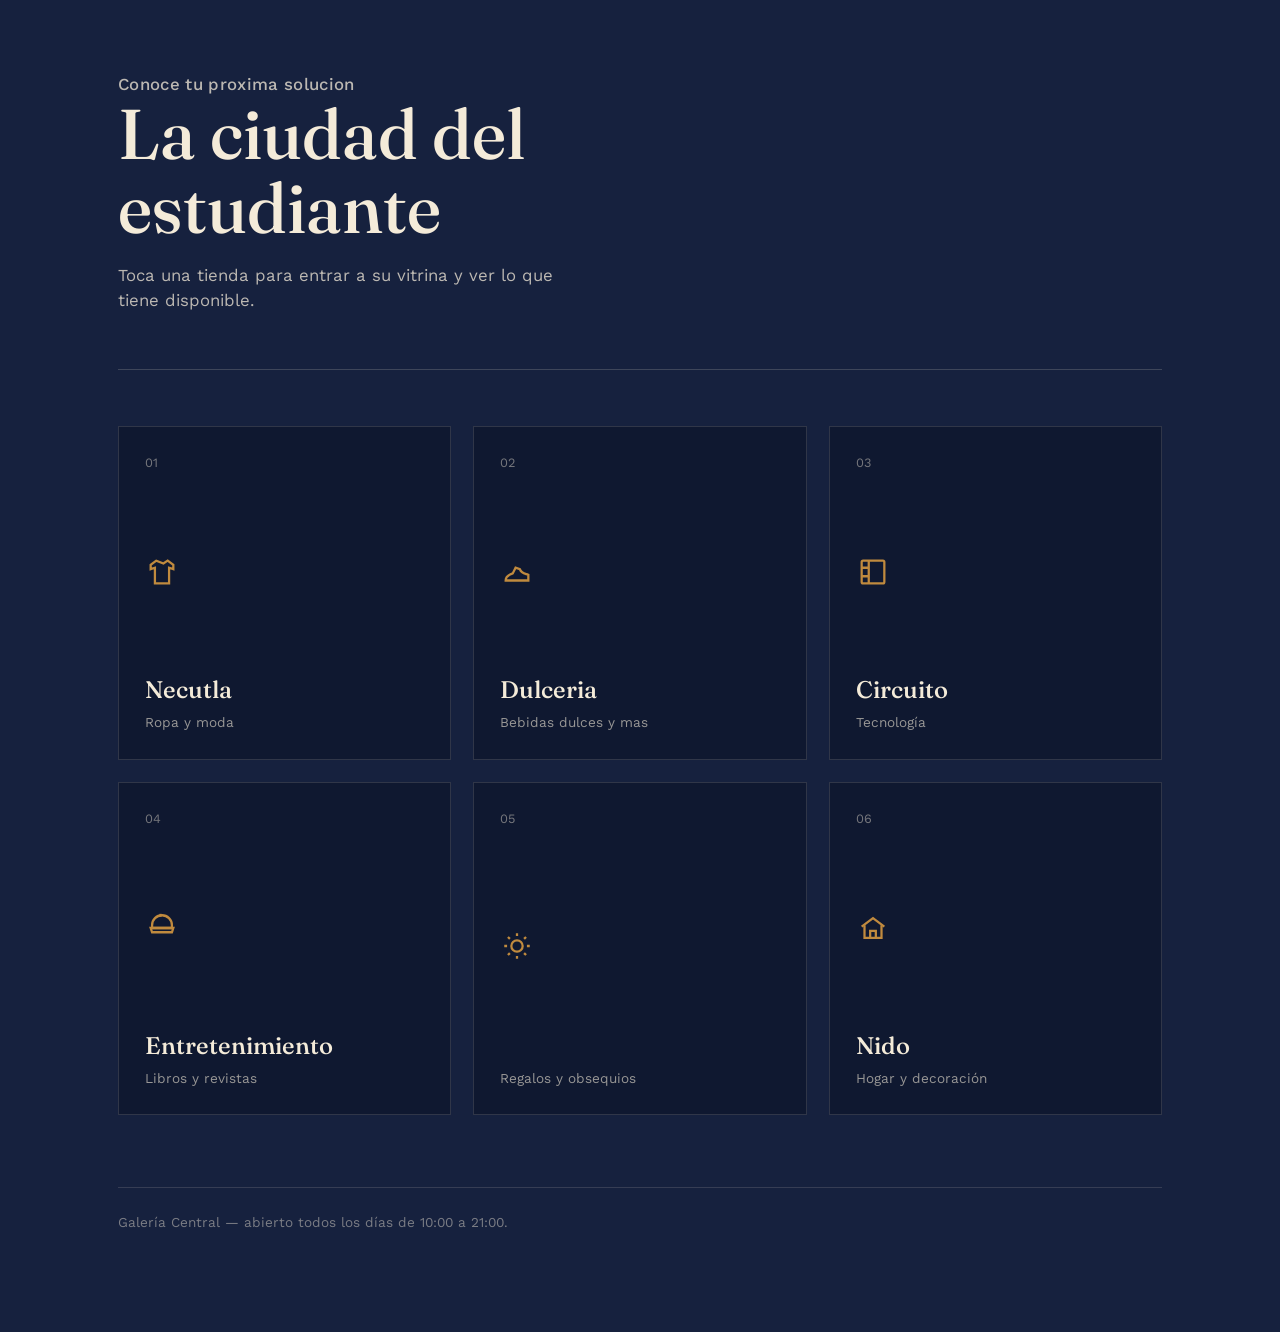
<file: centro_comercial/index.html>
<!DOCTYPE html>
<html lang="es">
<head>
<meta charset="UTF-8">
<meta name="viewport" content="width=device-width, initial-scale=1.0">
<title>Galería Central — Directorio</title>
<link rel="stylesheet" href="style.css">
<style>
  .wrap{
    max-width: 1100px;
    margin: 0 auto;
    padding: 72px 28px 100px;
  }
  header.hero{
    padding-bottom: 56px;
    border-bottom: 1px solid rgba(244,235,217,0.18);
    margin-bottom: 56px;
  }
  .kicker{
    font-family: 'Work Sans', sans-serif;
    font-weight: 500;
    letter-spacing: 0.02em;
    color: var(--brass);
    font-size: 0.95rem;
    margin: 0 0 14px;
  }
  h1.display{
    font-size: clamp(2.6rem, 6vw, 4.4rem);
    font-weight: 500;
    margin: 0 0 18px;
    line-height: 1.05;
    max-width: 14ch;
  }
  .hero p{
    max-width: 46ch;
    color: rgba(244,235,217,0.75);
    font-size: 1.05rem;
    margin: 0;
  }
  .grid{
    display: grid;
    grid-template-columns: repeat(3, 1fr);
    gap: 22px;
  }
  @media (max-width: 820px){
    .grid{ grid-template-columns: repeat(2, 1fr); }
  }
  @media (max-width: 540px){
    .grid{ grid-template-columns: 1fr; }
  }
  .tile{
    position: relative;
    aspect-ratio: 1 / 1;
    display: flex;
    flex-direction: column;
    justify-content: space-between;
    padding: 26px;
    background: var(--indigo-deep);
    border: 1px solid rgba(244,235,217,0.14);
    text-decoration: none;
    color: var(--parchment);
    transition: transform 0.18s ease, border-color 0.18s ease, background 0.18s ease;
  }
  .tile:hover, .tile:focus-visible{
    transform: translateY(-4px);
    border-color: var(--brass);
    background: #1B2A4A;
  }
  .tile .num{
    font-family: 'Work Sans', sans-serif;
    font-size: 0.8rem;
    color: rgba(244,235,217,0.45);
  }
  .tile svg{
    width: 34px;
    height: 34px;
    stroke: var(--brass);
  }
  .tile .name{
    font-family: 'Fraunces', serif;
    font-size: 1.5rem;
    font-weight: 500;
    margin: 0 0 4px;
  }
  .tile .cat{
    font-size: 0.85rem;
    color: rgba(244,235,217,0.6);
    margin: 0;
  }
  footer{
    margin-top: 72px;
    padding-top: 24px;
    border-top: 1px solid rgba(244,235,217,0.14);
    font-size: 0.85rem;
    color: rgba(244,235,217,0.45);
  }
</style>
</head>
<body>
  <div class="wrap">
    <header class="hero">
      <p class="kicker">Conoce tu proxima solucion </p>
      <h1 class="display">La ciudad del estudiante</h1>
      <p>Toca una tienda para entrar a su vitrina y ver lo que tiene disponible.</p>
    </header>

    <nav class="grid" aria-label="Tiendas del centro comercial">

      <a class="tile" href="tienda-vestir-urbano/index.html">
        <div class="num">01</div>
        <svg viewBox="0 0 24 24" fill="none" stroke-width="1.6"><path d="M8 4l-4 3v3l3-1v11h10V9l3 1V7l-4-3-3 2-5-2z"/></svg>
        <div>
          <p class="name">Necutla</p>
          <p class="cat">Ropa y moda</p>
        </div>
      </a>

      <a class="tile" href="tienda-paso-firme/index.html">
        <div class="num">02</div>
        <svg viewBox="0 0 24 24" fill="none" stroke-width="1.6"><path d="M4 18c0-3 2-4 5-5l2-4 3 1c1 3 3 3 6 4v4H4z"/></svg>
        <div>
          <p class="name">Dulceria</p>
          <p class="cat">Bebidas dulces y mas</p>
        </div>
      </a>

      <a class="tile" href="tienda-circuito/index.html">
        <div class="num">03</div>
        <svg viewBox="0 0 24 24" fill="none" stroke-width="1.6"><rect x="4" y="4" width="16" height="16" rx="1"/><path d="M9 4v16M4 9h5M4 15h5"/></svg>
        <div>
          <p class="name">Circuito</p>
          <p class="cat">Tecnología</p>
        </div>
      </a>

      <a class="tile" href="tienda-sazon/index.html">
        <div class="num">04</div>
        <svg viewBox="0 0 24 24" fill="none" stroke-width="1.6"><path d="M5 10a7 7 0 0114 0v2H5v-2z"/><path d="M4 12h16l-1 3H5l-1-3z"/><path d="M11 4V2"/></svg>
        <div>
          <p class="name">Entretenimiento</p>
          <p class="cat">Libros y revistas</p>
        </div>
      </a>

      <a class="tile" href="tienda-lumina/index.html">
        <div class="num">05</div>
        <svg viewBox="0 0 24 24" fill="none" stroke-width="1.6"><circle cx="12" cy="12" r="4"/><path d="M12 3v2M12 19v2M3 12h2M19 12h2M5.6 5.6l1.4 1.4M17 17l1.4 1.4M5.6 18.4L7 17M17 7l1.4-1.4"/></svg>
        <div>
          <p class="name"></p>
          <p class="cat">Regalos y obsequios</p>
        </div>
      </a>

      <a class="tile" href="tienda-nido/index.html">
        <div class="num">06</div>
        <svg viewBox="0 0 24 24" fill="none" stroke-width="1.6"><path d="M4 11l8-6 8 6"/><path d="M6 10v9h12v-9"/><path d="M10 19v-5h4v5"/></svg>
        <div>
          <p class="name">Nido</p>
          <p class="cat">Hogar y decoración</p>
        </div>
      </a>

    </nav>

    <footer>Galería Central — abierto todos los días de 10:00 a 21:00.</footer>
  </div>
</body>
</html>
</file>
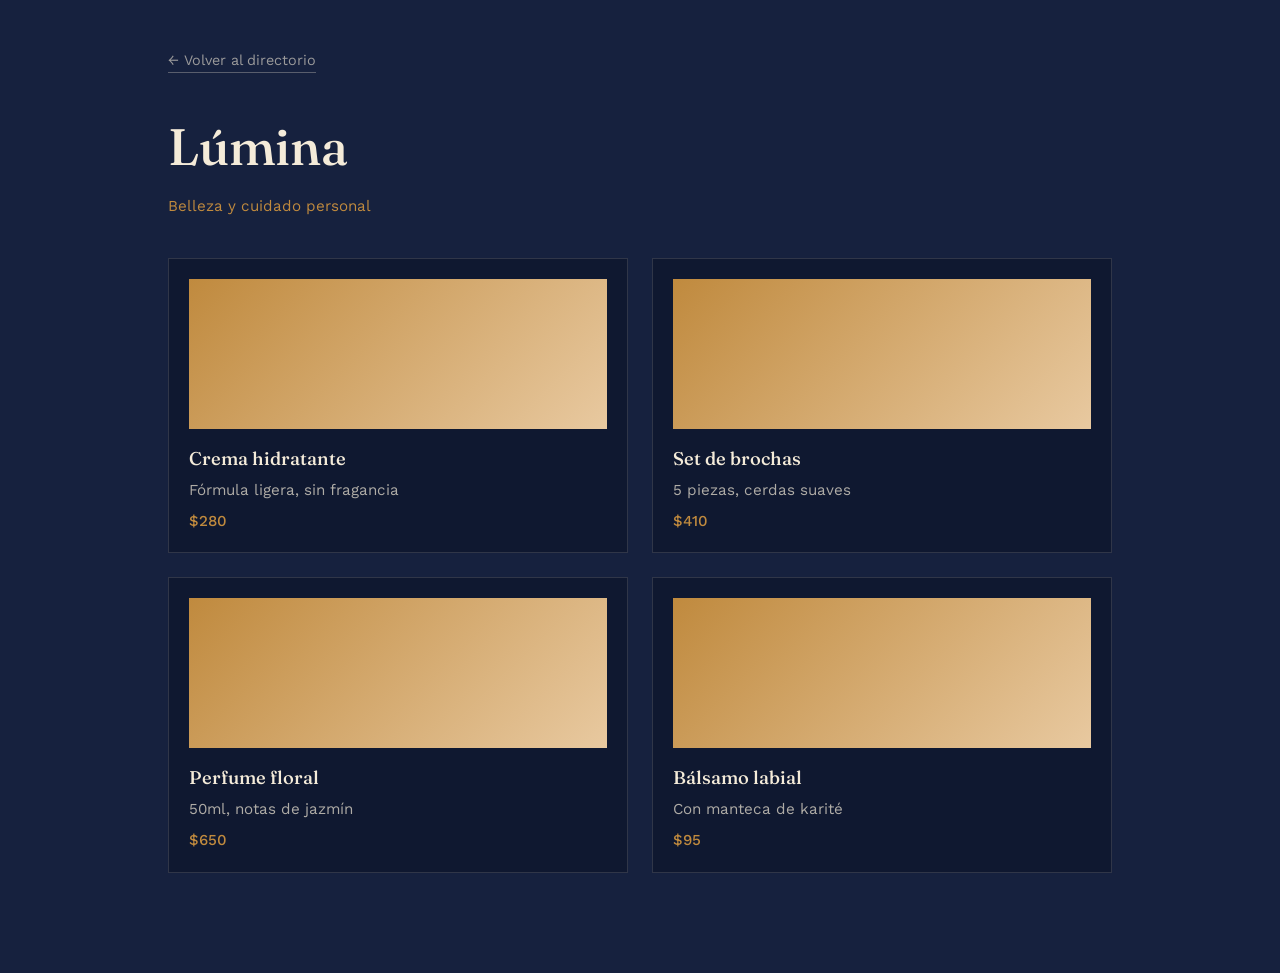
<file: centro_comercial/tienda-lumina/index.html>
<!DOCTYPE html>
<html lang="es">
<head>
<meta charset="UTF-8">
<meta name="viewport" content="width=device-width, initial-scale=1.0">
<title>Lúmina — Galería Central</title>
<link rel="stylesheet" href="../style.css">
<style>
  .wrap{ max-width: 1000px; margin: 0 auto; padding: 48px 28px 100px; }
  .back{ display: inline-block; font-size: 0.9rem; color: rgba(244,235,217,0.6); text-decoration: none; margin-bottom: 36px; border-bottom: 1px solid rgba(244,235,217,0.3); }
  .back:hover{ color: var(--brass); border-color: var(--brass); }
  h1.display{ font-size: clamp(2.2rem, 5vw, 3.2rem); font-weight: 500; margin: 0 0 10px; }
  .tag{ color: var(--brass); font-size: 0.95rem; margin: 0 0 40px; }
  .products{ display: grid; grid-template-columns: repeat(2, 1fr); gap: 24px; }
  @media (max-width: 620px){ .products{ grid-template-columns: 1fr; } }
  .card{ background: var(--indigo-deep); border: 1px solid rgba(244,235,217,0.14); padding: 20px; }
  .swatch{ height: 150px; margin-bottom: 16px; background: linear-gradient(135deg, #C08A3E, #E8C9A0); }
  .card h2{ font-family: 'Fraunces', serif; font-weight: 500; font-size: 1.15rem; margin: 0 0 6px; }
  .card p{ margin: 0; color: rgba(244,235,217,0.7); font-size: 0.95rem; }
  .price{ color: var(--brass) !important; margin-top: 8px !important; font-weight: 500; }
</style>
</head>
<body>
  <div class="wrap">
    <a class="back" href="../index.html">← Volver al directorio</a>
    <h1 class="display">Lúmina</h1>
    <p class="tag">Belleza y cuidado personal</p>

    <div class="products">
      <div class="card">
        <div class="swatch"></div>
        <h2>Crema hidratante</h2>
        <p>Fórmula ligera, sin fragancia</p>
        <p class="price">$280</p>
      </div>
      <div class="card">
        <div class="swatch"></div>
        <h2>Set de brochas</h2>
        <p>5 piezas, cerdas suaves</p>
        <p class="price">$410</p>
      </div>
      <div class="card">
        <div class="swatch"></div>
        <h2>Perfume floral</h2>
        <p>50ml, notas de jazmín</p>
        <p class="price">$650</p>
      </div>
      <div class="card">
        <div class="swatch"></div>
        <h2>Bálsamo labial</h2>
        <p>Con manteca de karité</p>
        <p class="price">$95</p>
      </div>
    </div>
  </div>
</body>
</html>
</file>
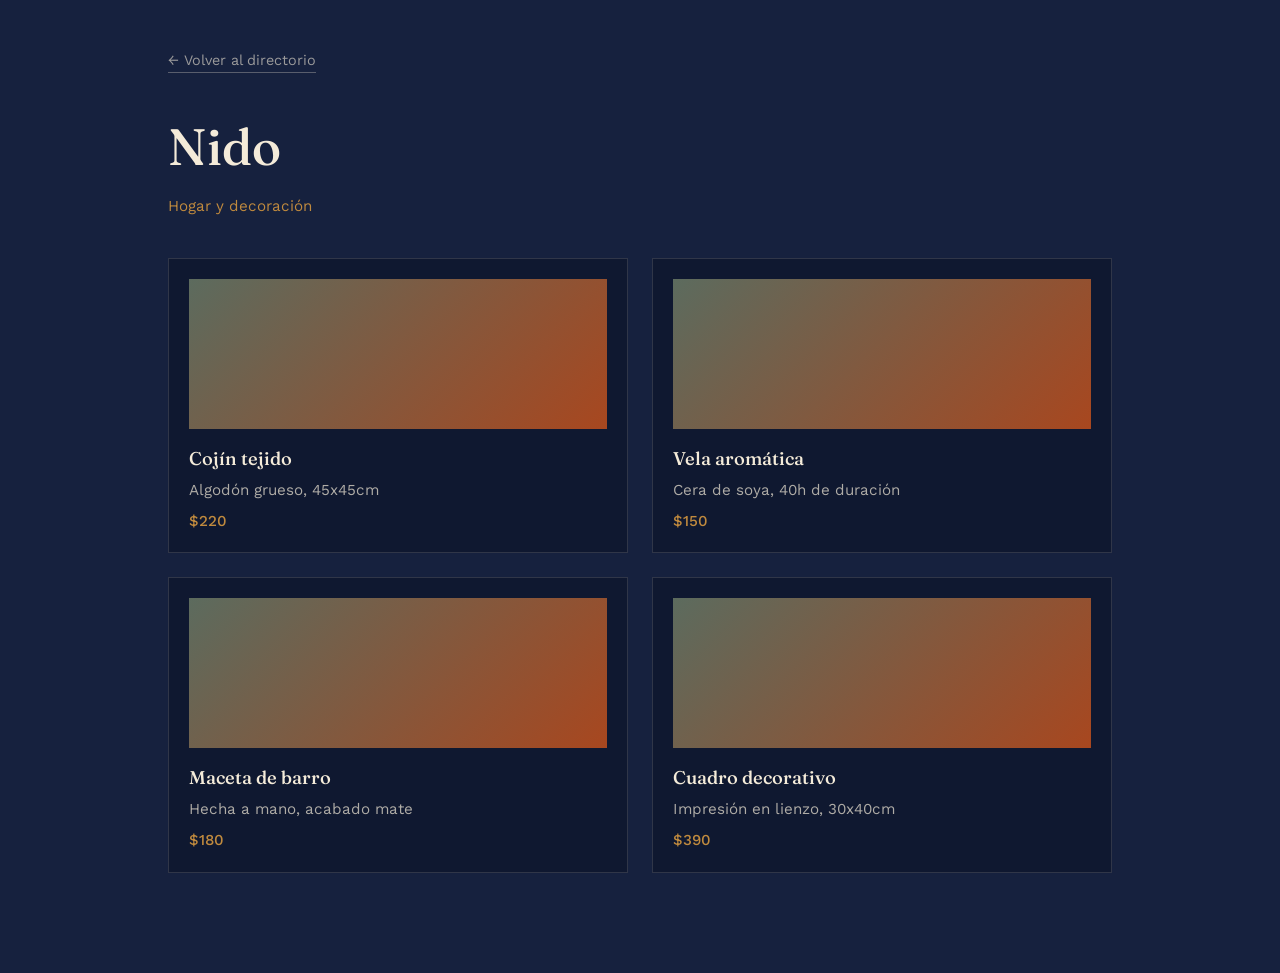
<file: centro_comercial/tienda-nido/index.html>
<!DOCTYPE html>
<html lang="es">
<head>
<meta charset="UTF-8">
<meta name="viewport" content="width=device-width, initial-scale=1.0">
<title>Nido — Galería Central</title>
<link rel="stylesheet" href="../style.css">
<style>
  .wrap{ max-width: 1000px; margin: 0 auto; padding: 48px 28px 100px; }
  .back{ display: inline-block; font-size: 0.9rem; color: rgba(244,235,217,0.6); text-decoration: none; margin-bottom: 36px; border-bottom: 1px solid rgba(244,235,217,0.3); }
  .back:hover{ color: var(--brass); border-color: var(--brass); }
  h1.display{ font-size: clamp(2.2rem, 5vw, 3.2rem); font-weight: 500; margin: 0 0 10px; }
  .tag{ color: var(--brass); font-size: 0.95rem; margin: 0 0 40px; }
  .products{ display: grid; grid-template-columns: repeat(2, 1fr); gap: 24px; }
  @media (max-width: 620px){ .products{ grid-template-columns: 1fr; } }
  .card{ background: var(--indigo-deep); border: 1px solid rgba(244,235,217,0.14); padding: 20px; }
  .swatch{ height: 150px; margin-bottom: 16px; background: linear-gradient(135deg, #5C6B5E, #A8471F); }
  .card h2{ font-family: 'Fraunces', serif; font-weight: 500; font-size: 1.15rem; margin: 0 0 6px; }
  .card p{ margin: 0; color: rgba(244,235,217,0.7); font-size: 0.95rem; }
  .price{ color: var(--brass) !important; margin-top: 8px !important; font-weight: 500; }
</style>
</head>
<body>
  <div class="wrap">
    <a class="back" href="../index.html">← Volver al directorio</a>
    <h1 class="display">Nido</h1>
    <p class="tag">Hogar y decoración</p>

    <div class="products">
      <div class="card">
        <div class="swatch"></div>
        <h2>Cojín tejido</h2>
        <p>Algodón grueso, 45x45cm</p>
        <p class="price">$220</p>
      </div>
      <div class="card">
        <div class="swatch"></div>
        <h2>Vela aromática</h2>
        <p>Cera de soya, 40h de duración</p>
        <p class="price">$150</p>
      </div>
      <div class="card">
        <div class="swatch"></div>
        <h2>Maceta de barro</h2>
        <p>Hecha a mano, acabado mate</p>
        <p class="price">$180</p>
      </div>
      <div class="card">
        <div class="swatch"></div>
        <h2>Cuadro decorativo</h2>
        <p>Impresión en lienzo, 30x40cm</p>
        <p class="price">$390</p>
      </div>
    </div>
  </div>
</body>
</html>
</file>
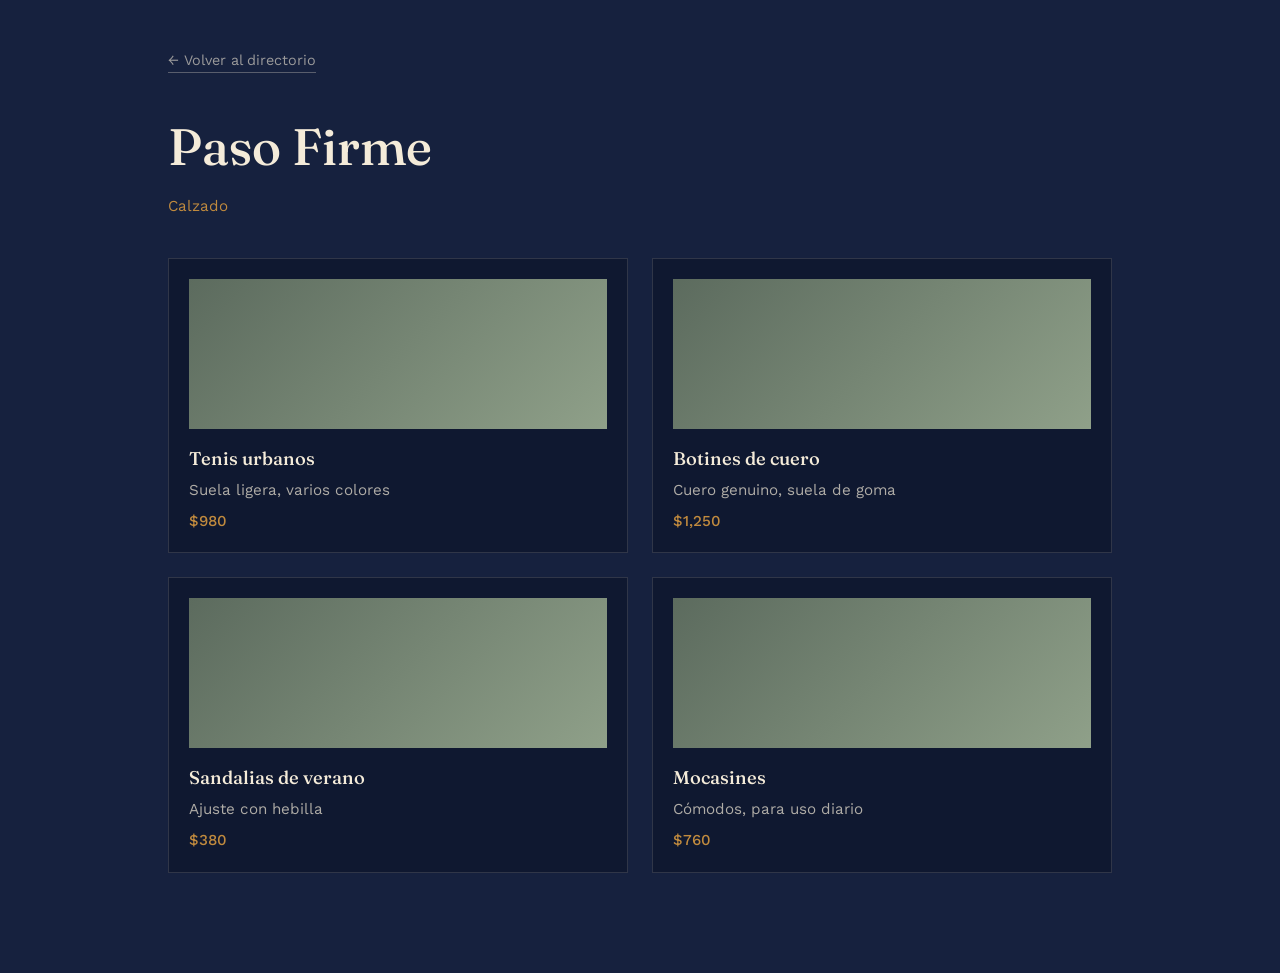
<file: centro_comercial/tienda-paso-firme/index.html>
<!DOCTYPE html>
<html lang="es">
<head>
<meta charset="UTF-8">
<meta name="viewport" content="width=device-width, initial-scale=1.0">
<title>Paso Firme — Galería Central</title>
<link rel="stylesheet" href="../style.css">
<style>
  .wrap{ max-width: 1000px; margin: 0 auto; padding: 48px 28px 100px; }
  .back{ display: inline-block; font-size: 0.9rem; color: rgba(244,235,217,0.6); text-decoration: none; margin-bottom: 36px; border-bottom: 1px solid rgba(244,235,217,0.3); }
  .back:hover{ color: var(--brass); border-color: var(--brass); }
  h1.display{ font-size: clamp(2.2rem, 5vw, 3.2rem); font-weight: 500; margin: 0 0 10px; }
  .tag{ color: var(--brass); font-size: 0.95rem; margin: 0 0 40px; }
  .products{ display: grid; grid-template-columns: repeat(2, 1fr); gap: 24px; }
  @media (max-width: 620px){ .products{ grid-template-columns: 1fr; } }
  .card{ background: var(--indigo-deep); border: 1px solid rgba(244,235,217,0.14); padding: 20px; }
  .swatch{ height: 150px; margin-bottom: 16px; background: linear-gradient(135deg, #5C6B5E, #8FA089); }
  .card h2{ font-family: 'Fraunces', serif; font-weight: 500; font-size: 1.15rem; margin: 0 0 6px; }
  .card p{ margin: 0; color: rgba(244,235,217,0.7); font-size: 0.95rem; }
  .price{ color: var(--brass) !important; margin-top: 8px !important; font-weight: 500; }
</style>
</head>
<body>
  <div class="wrap">
    <a class="back" href="../index.html">← Volver al directorio</a>
    <h1 class="display">Paso Firme</h1>
    <p class="tag">Calzado</p>

    <div class="products">
      <div class="card">
        <div class="swatch"></div>
        <h2>Tenis urbanos</h2>
        <p>Suela ligera, varios colores</p>
        <p class="price">$980</p>
      </div>
      <div class="card">
        <div class="swatch"></div>
        <h2>Botines de cuero</h2>
        <p>Cuero genuino, suela de goma</p>
        <p class="price">$1,250</p>
      </div>
      <div class="card">
        <div class="swatch"></div>
        <h2>Sandalias de verano</h2>
        <p>Ajuste con hebilla</p>
        <p class="price">$380</p>
      </div>
      <div class="card">
        <div class="swatch"></div>
        <h2>Mocasines</h2>
        <p>Cómodos, para uso diario</p>
        <p class="price">$760</p>
      </div>
    </div>
  </div>
</body>
</html>
</file>
<file: centro_comercial/style.css>
@import url('https://fonts.googleapis.com/css2?family=Fraunces:opsz,wght@9..144,400;9..144,500;9..144,600&family=Work+Sans:wght@400;500;600&display=swap');

:root{
  --indigo: #16213E;
  --indigo-deep: #0F1830;
  --parchment: #F4EBD9;
  --ink: #1B1B1F;
  --brass: #C08A3E;
  --rust: #A8471F;
  --sage: #5C6B5E;
}

*{ box-sizing: border-box; }

html{ scroll-behavior: smooth; }

body{
  margin:0;
  background: var(--indigo);
  color: var(--parchment);
  font-family: 'Work Sans', sans-serif;
  font-size: 16px;
  line-height: 1.5;
}

a{ color: inherit; }

.display{
  font-family: 'Fraunces', serif;
}

:focus-visible{
  outline: 2px solid var(--brass);
  outline-offset: 3px;
}

@media (prefers-reduced-motion: reduce){
  *{ animation: none !important; transition: none !important; }
}
</file>
